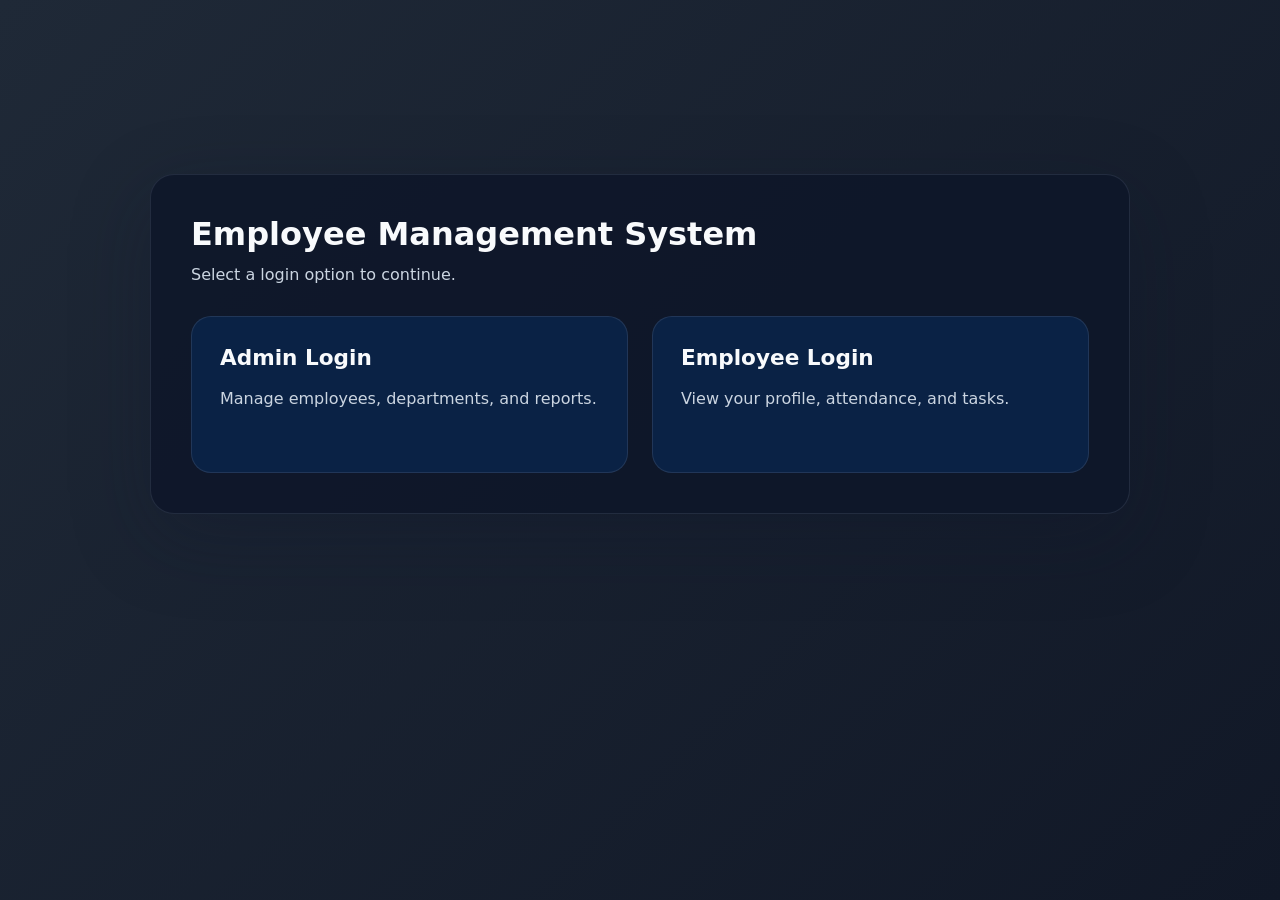
<file: index.html>
<!DOCTYPE html>
<html lang="en">
<head>
    <meta charset="UTF-8">
    <meta name="viewport" content="width=device-width, initial-scale=1.0">
    <title>Employee Management System</title>
    <link rel="stylesheet" href="css/style.css">
</head>
<body>
    <main class="dashboard">
        <section class="dashboard__panel">
            <h1>Employee Management System</h1>
            <p>Select a login option to continue.</p>
            <div class="login-cards">
                <a class="card"  onclick="goAdmin()">
                    <h2>Admin Login</h2>
                    <p>Manage employees, departments, and reports.</p>
                </a>
                <a class="card" onclick="goEmployee()">
                    <h2>Employee Login</h2>
                    <p>View your profile, attendance, and tasks.</p>
                </a>
            </div>
        </section>

        <script>
function goAdmin() {
    window.location.href = "admin_login.html";
}

function goEmployee() {
    window.location.href = "employee_login.html";
}
</script>

    </main>



</body>
</html>
</file>
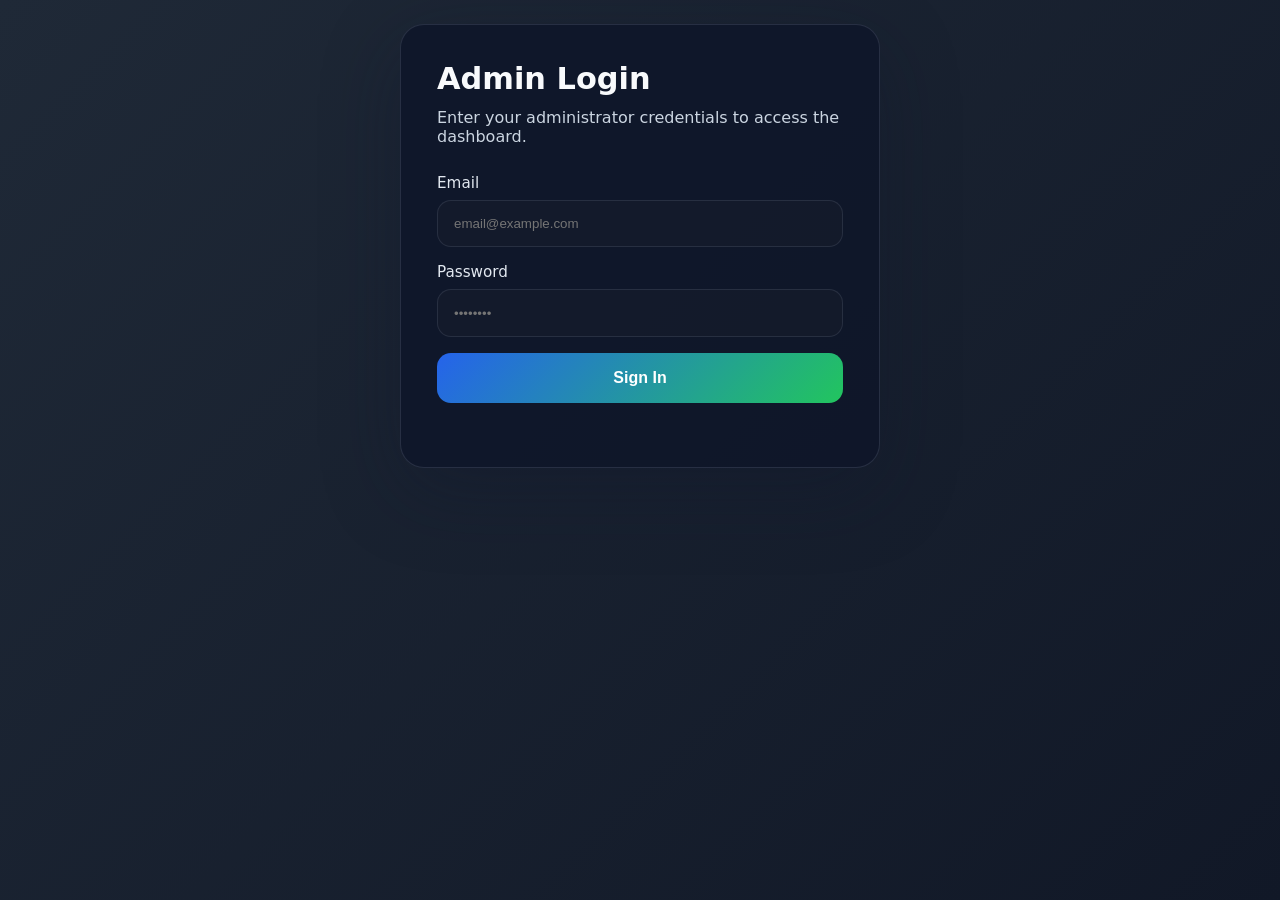
<file: admin_login.html>
<!DOCTYPE html>
<html lang="en">
<head>
    <meta charset="UTF-8">
    <meta name="viewport" content="width=device-width, initial-scale=1.0">
    <title>Admin Login — Employee Management System</title>
    <link rel="stylesheet" href="css/style.css">
</head>
<body>
    
    <main class="auth-page">
        <section class="auth-card">
            <h1>Admin Login</h1>
            <p>Enter your administrator credentials to access the dashboard.</p>
            <form id="adminForm" class="login-form" action="admin_login.php" method="post">
                <input type="hidden" name="login_type" value="admin">
                <div class="form-group">
                    <label for="admin-email">Email</label>
                    <input id="admin-email" name="email" type="email" placeholder="email@example.com" required>
                </div>
                <div class="form-group">
                    <label for="admin-password">Password</label>
                    <input id="admin-password" name="password" type="password" placeholder="••••••••" required>
                </div>
                <button type="submit">Sign In</button>
            </form>


            
<p id="error" style="color:red;"></p>

</body>
</html>
</file>
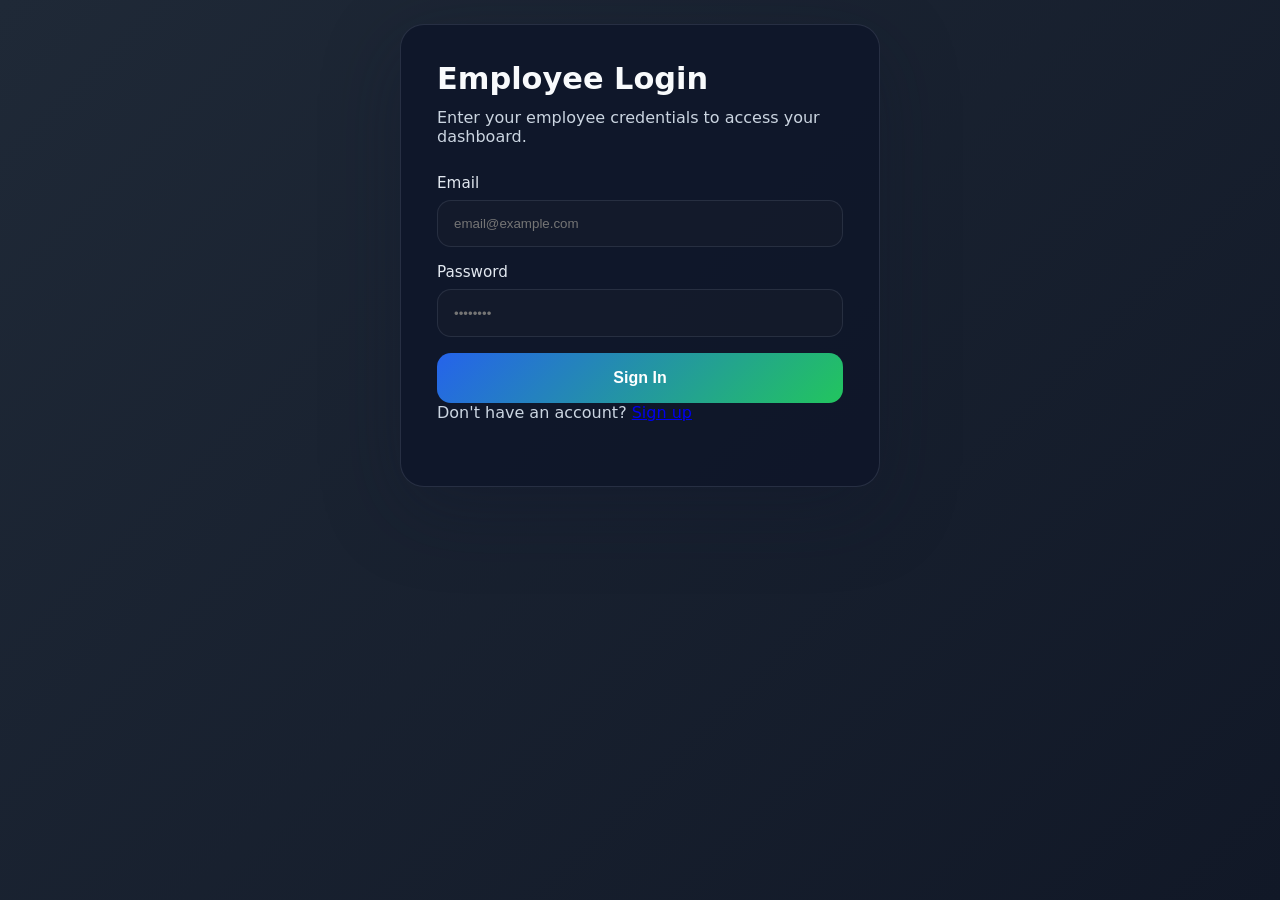
<file: employee_login.html>
<!DOCTYPE html>
<html lang="en">
<head>
    <meta charset="UTF-8">
    <meta name="viewport" content="width=device-width, initial-scale=1.0">
    <title>Employee Login — Employee Management System</title>
    <link rel="stylesheet" href="css/style.css">
</head>
<body>

    <main class="auth-page">
        <section class="auth-card">
            <h1>Employee Login</h1>
            <p>Enter your employee credentials to access your dashboard.</p>
            <form id="employeeForm" class="login-form" action="employee_login.php" method="post">
                <input type="hidden" name="login_type" value="employee">
                <div class="form-group">
                    <label for="employee-email">Email</label>
                    <input id="employee-email" name="email" type="email" placeholder="email@example.com" required>
                </div>
                <div class="form-group">
                    <label for="employee-password">Password</label>
                    <input id="employee-password" name="password" type="password" placeholder="••••••••" required>
                </div>
                <button type="submit">Sign In</button>
            </form>
            <p>Don't have an account? <a href="employee_signup.html">Sign up</a></p>
            <p id="error" style="color:red;"></p>

</body>
</html>
</file>
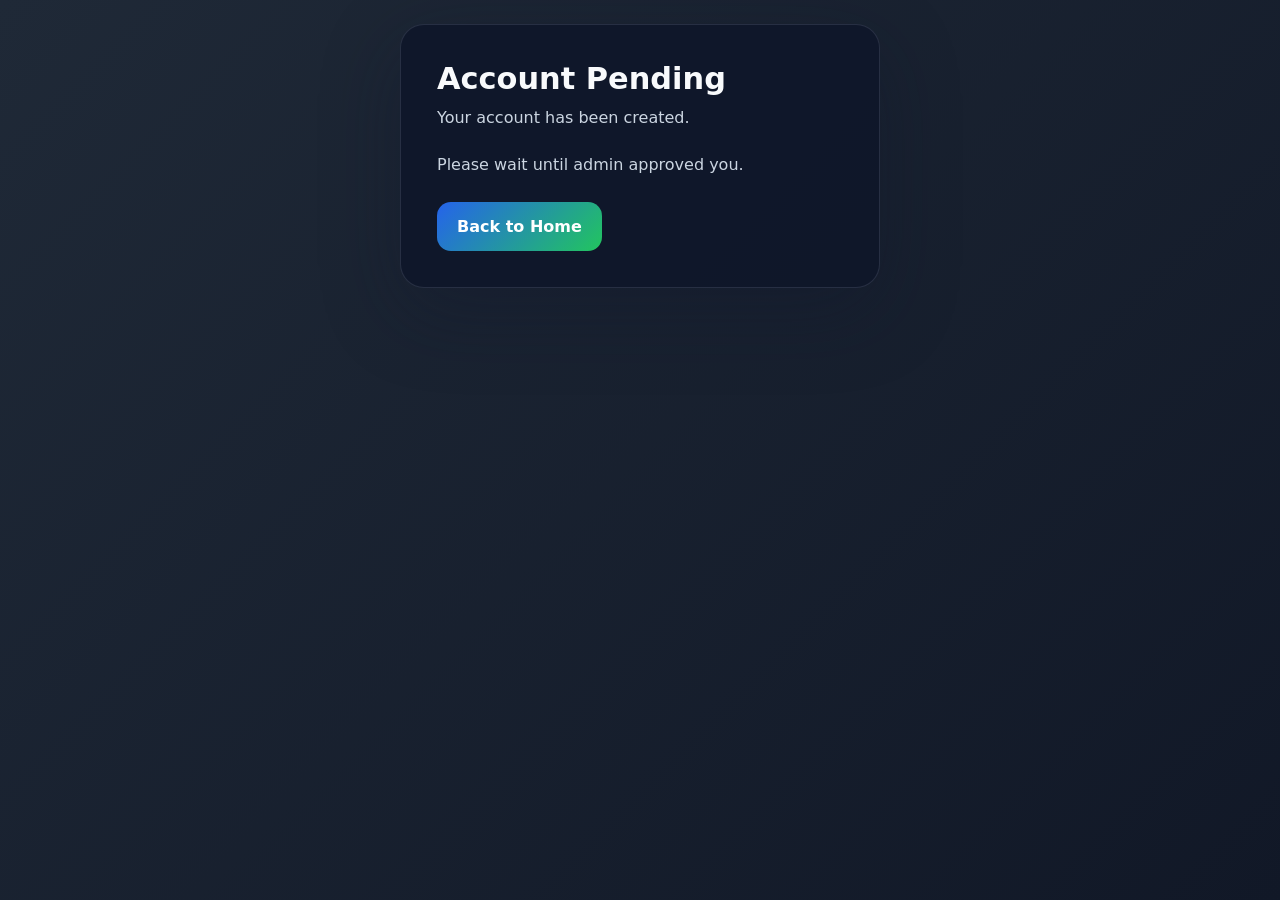
<file: employee_pending.html>
<!DOCTYPE html>
<html lang="en">
<head>
    <meta charset="UTF-8">
    <meta name="viewport" content="width=device-width, initial-scale=1.0">
    <title>Account Pending Approval</title>
    <link rel="stylesheet" href="css/style.css">
</head>
<body>
    <main class="auth-page">
        <section class="auth-card">
            <h1>Account Pending</h1>
            <p>Your account has been created.</p>
            <p>Please wait until admin approved you.</p>
            <a class="button" href="index.html">Back to Home</a>
        </section>
    </main>
</body>
</html>
</file>
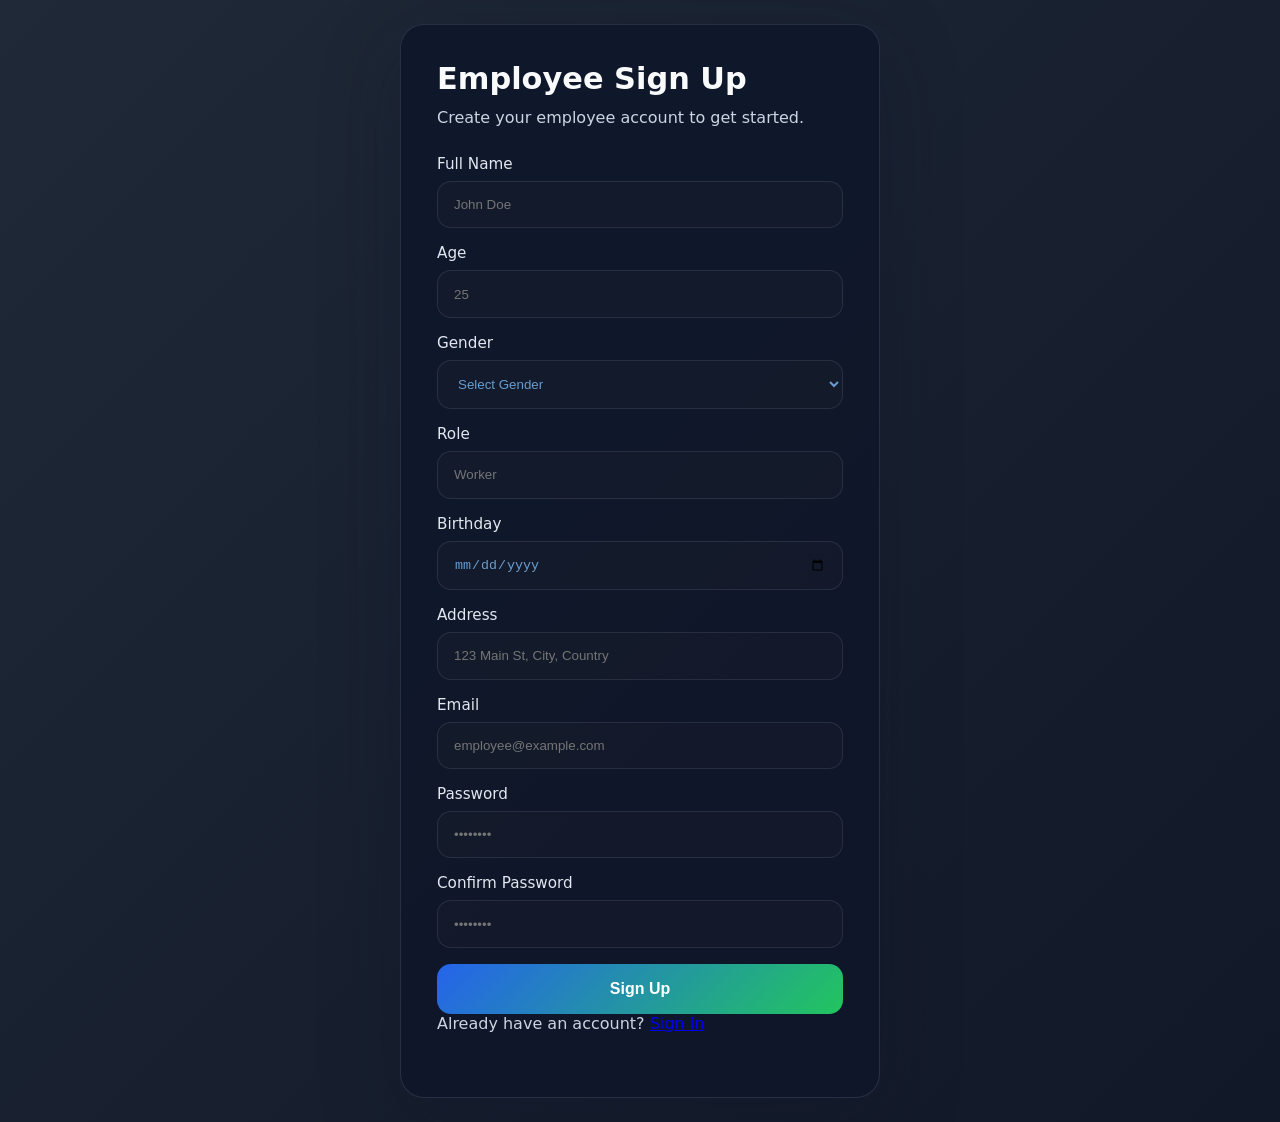
<file: employee_signup.html>
<!DOCTYPE html>
<html lang="en">
<head>
    <meta charset="UTF-8">
    <meta name="viewport" content="width=device-width, initial-scale=1.0">
    <title>Employee Sign Up — Employee Management System</title>
    <link rel="stylesheet" href="css/style.css">
</head>
<body>

    <main class="auth-page">
        <section class="auth-card">
            <h1>Employee Sign Up</h1>
            <p>Create your employee account to get started.</p>
            <form id="signupForm" class="login-form" action="employee_signup.php" method="post">
                <div class="form-group">
                    <label for="full-name">Full Name</label>
                    <input id="full-name" name="name" type="text" placeholder="John Doe" required>
                </div>
                <div class="form-group">
                    <label for="age">Age</label>
                    <input id="age" name="age" type="number" placeholder="25" required>
                </div>
                <div class="form-group">
                    <label for="gender">Gender</label>
                    <select id="gender" name="gender" required>
                        <option value="">Select Gender</option>
                        <option value="Male">Male</option>
                        <option value="Female">Female</option>
                        <option value="Other">Other</option>
                    </select>
                </div>
                <div class="form-group">
                    <label for="role">Role</label>
                    <input id="role" name="role" type="text" placeholder="Worker" required>
                </div>
                <div class="form-group">
                    <label for="birthday">Birthday</label>
                    <input id="birthday" name="birthday" type="date" required>
                </div>
                <div class="form-group">
                    <label for="address">Address</label>
                    <input id="address" name="address" type="text" placeholder="123 Main St, City, Country" required>
                </div>
                <div class="form-group">
                    <label for="signup-email">Email</label>
                    <input id="signup-email" name="email" type="email" placeholder="employee@example.com" required>
                </div>
                <div class="form-group">
                    <label for="signup-password">Password</label>
                    <input id="signup-password" name="password" type="password" placeholder="••••••••" required>
                </div>
                <div class="form-group">
                    <label for="confirm-password">Confirm Password</label>
                    <input id="confirm-password" name="confirm_password" type="password" placeholder="••••••••" required>
                </div>
                <button type="submit">Sign Up</button>
            </form>
            <p>Already have an account? <a href="employee_login.html">Sign In</a></p>
            <p id="error" style="color:red;"></p>
        </section>
    </main>

</body>
</html>
</file>
<file: css/style.css>
* {
    box-sizing: border-box;
    margin: 0;
    padding: 0;
}

html, body {
    min-height: 100%;
}

body {
    font-family: Inter, system-ui, -apple-system, BlinkMacSystemFont, "Segoe UI", sans-serif;
    background: linear-gradient(135deg, #1f2937 0%, #111827 100%);
    color: #f8fafc;
    display: grid;
    place-items: center;
    padding: 1.5rem;
}

.dashboard {
    width: min(100%, 980px);
    display: grid;
    place-items: center;
}

.dashboard__panel {
    width: 100%;
    margin-top: 150px;
    background: rgba(15, 23, 42, 0.92);
    border: 1px solid rgba(148, 163, 184, 0.15);
    border-radius: 24px;
    padding: 2.5rem;
    box-shadow: 0 24px 80px rgba(15, 23, 42, 0.28);
}

.dashboard__panel h1 {
    font-size: clamp(2rem, 2.5vw, 2.75rem);
    margin-bottom: 0.75rem;
}

.dashboard__panel p {
    color: #cbd5e1;
    margin-bottom: 2rem;
    max-width: 40rem;
}

.login-cards {
    display: grid;
    gap: 1.5rem;
    grid-template-columns: repeat(auto-fit, minmax(220px, 1fr));
}

.card {
    display: flex;
    flex-direction: column;
    justify-content: space-between;
    gap: 1rem;
    padding: 1.75rem;
    background: rgba(10, 36, 73, 0.9);
    border: 1px solid rgba(148, 163, 184, 0.16);
    border-radius: 20px;
    text-decoration: none;
    color: inherit;
    transition: transform 0.2s ease, border-color 0.2s ease, background 0.2s ease;
}

.card:hover {
    transform: translateY(-4px);
    border-color: rgba(96, 165, 250, 0.7);
    background: rgba(30, 41, 59, 0.98);
}

.card h2 {
    font-size: 1.35rem;
}

.card p {
    color: #cbd5e1;
    line-height: 1.6;
}

.auth-page {
    width: min(100%, 480px);
    display: grid;
    place-items: center;
}

.auth-card {
    width: 100%;
    background: rgba(15, 23, 42, 0.94);
    border: 1px solid rgba(148, 163, 184, 0.18);
    border-radius: 24px;
    padding: 2.25rem;
    box-shadow: 0 24px 80px rgba(15, 23, 42, 0.32);
}

.auth-card h1 {
    font-size: clamp(1.9rem, 2.2vw, 2.4rem);
    margin-bottom: 0.75rem;
}

.auth-card p {
    color: #cbd5e1;
    margin-bottom: 1.75rem;
}

.login-form {
    display: grid;
    gap: 1rem;
}

.form-group {
    display: grid;
    gap: 0.5rem;
}

label {
    font-size: 0.95rem;
    color: #e2e8f0;
}

input, select {
    width: 100%;
    padding: 0.95rem 1rem;
    border: 1px solid rgba(89, 101, 118, 0.28);
    border-radius: 14px;
    background: rgba(80, 67, 67, 0.08);
    color: #689dce;
}

input:focus, select:focus {
    outline: none;
    border-color: rgba(96, 165, 250, 0.85);
    box-shadow: 0 0 0 3px rgba(59, 130, 246, 0.16);
}

button {
    width: 100%;
    padding: 1rem 1.15rem;
    border: none;
    border-radius: 14px;
    background: linear-gradient(135deg, #2563eb, #22c55e);
    color: #fff;
    font-size: 1rem;
    font-weight: 600;
    cursor: pointer;
    transition: transform 0.2s ease, filter 0.2s ease;
}

button:hover {
    transform: translateY(-1px);
    filter: brightness(1.05);
}

.hint {
    margin-top: 1.5rem;
    color: #94a3b8;
    font-size: 0.95rem;
}

.hint a {
    color: #60a5fa;
    text-decoration: underline;
}

.dashboard-page {
    width: min(100%, 1100px);
    display: grid;
    place-items: center;
}

.dashboard-panel {
    width: 100%;
    background: rgba(15, 23, 42, 0.94);
    border: 1px solid rgba(148, 163, 184, 0.18);
    border-radius: 24px;
    padding: 2.5rem;
    box-shadow: 0 24px 80px rgba(15, 23, 42, 0.32);
}

.dashboard-header {
    display: flex;
    justify-content: space-between;
    gap: 1.5rem;
    align-items: flex-start;
    margin-bottom: 2rem;
}

.eyebrow {
    text-transform: uppercase;
    letter-spacing: 0.2em;
    color: #60a5fa;
    font-size: 0.8rem;
    margin-bottom: 0.75rem;
}

.dashboard-grid {
    display: grid;
    grid-template-columns: repeat(3, minmax(0, 1fr));
    gap: 1.5rem;
    margin-bottom: 2.25rem;
}

.feature-card {
    background: rgba(31, 41, 55, 0.92);
    border: 1px solid rgba(148, 163, 184, 0.16);
    border-radius: 20px;
    padding: 1.75rem;
    display: flex;
    flex-direction: column;
    gap: 1rem;
}

.feature-card h2 {
    margin-bottom: 0.5rem;
}

.button {
    display: inline-flex;
    align-items: center;
    justify-content: center;
    padding: 0.95rem 1.25rem;
    border-radius: 14px;
    border: none;
    background: linear-gradient(135deg, #2563eb, #22c55e);
    color: #fff;
    font-weight: 600;
    text-decoration: none;
    transition: transform 0.2s ease, filter 0.2s ease;
}

.button:hover {
    transform: translateY(-1px);
    filter: brightness(1.05);
}

.button-secondary {
    background: rgba(148, 163, 184, 0.16);
    color: #e2e8f0;
}

.employee-list {
    background: rgba(31, 41, 55, 0.9);
    border: 1px solid rgba(148, 163, 184, 0.16);
    border-radius: 20px;
    padding: 1.75rem;
}

.list-header {
    display: flex;
    align-items: center;
    justify-content: space-between;
    gap: 1rem;
    margin-bottom: 1.25rem;
}

.list-header h2 {
    margin-bottom: 0.25rem;
}

.table-wrap {
    overflow-x: auto;
}

table {
    width: 100%;
    border-collapse: collapse;
    min-width: 680px;
}

thead th {
    text-align: left;
    padding: 1rem 1rem 0.75rem;
    color: #94a3b8;
    font-size: 0.9rem;
}

tbody tr {
    border-top: 1px solid rgba(148, 163, 184, 0.12);
}

tbody td {
    padding: 1rem 1rem;
    color: #e2e8f0;
    font-size: 0.95rem;
}

tbody td:last-child {
    display: flex;
    gap: 0.5rem;
}

.small-button {
    display: inline-flex;
    padding: 0.55rem 0.9rem;
    border-radius: 12px;
    background: rgba(59, 130, 246, 0.16);
    color: #60a5fa;
    text-decoration: none;
    font-size: 0.85rem;
    font-weight: 600;
}

.small-button--danger {
    background: rgba(248, 113, 113, 0.16);
    color: #fca5a5;
}

@media (max-width: 900px) {
    .dashboard-grid {
        grid-template-columns: 1fr;
    }
}

@media (max-width: 680px) {
    .dashboard-header,
    .list-header {
        flex-direction: column;
        align-items: stretch;
    }
}
</file>
